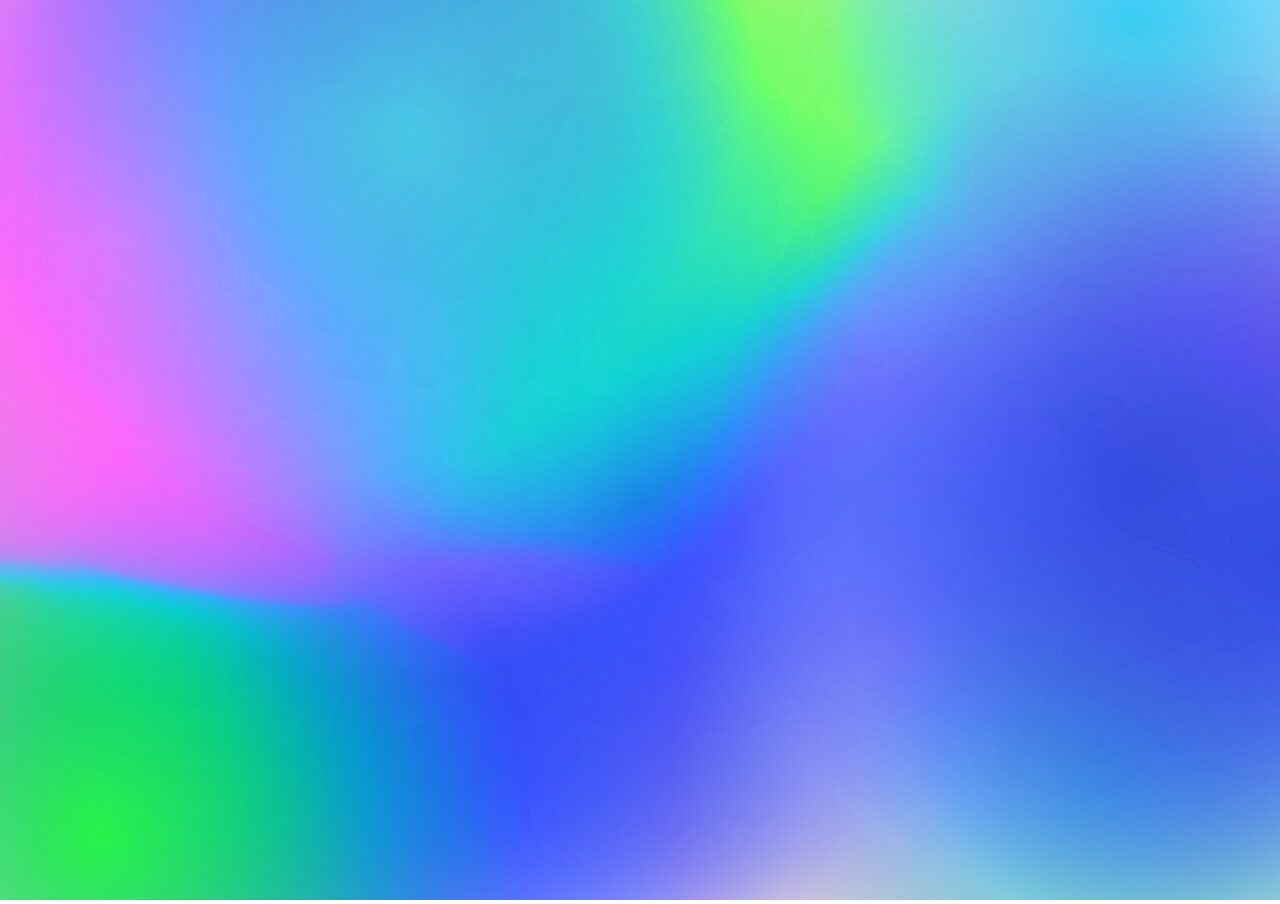
<file: gradient/index.html>
<!DOCTYPE html>
<html lang="en">
    <head>
        <meta charset="UTF-8" />
        <meta http-equiv="X-UA-Compatible" content="IE=edge" />
        <meta name="viewport" content="width=device-width, initial-scale=1.0" />
        <link rel="stylesheet" href="style.css" />
        <title>Document</title>
    </head>
    <body>
        <script src="Ball.js"></script>
        <script src="BallGroup.js"></script>
        <script src="App.js"></script>
    </body>
</html>
</file>
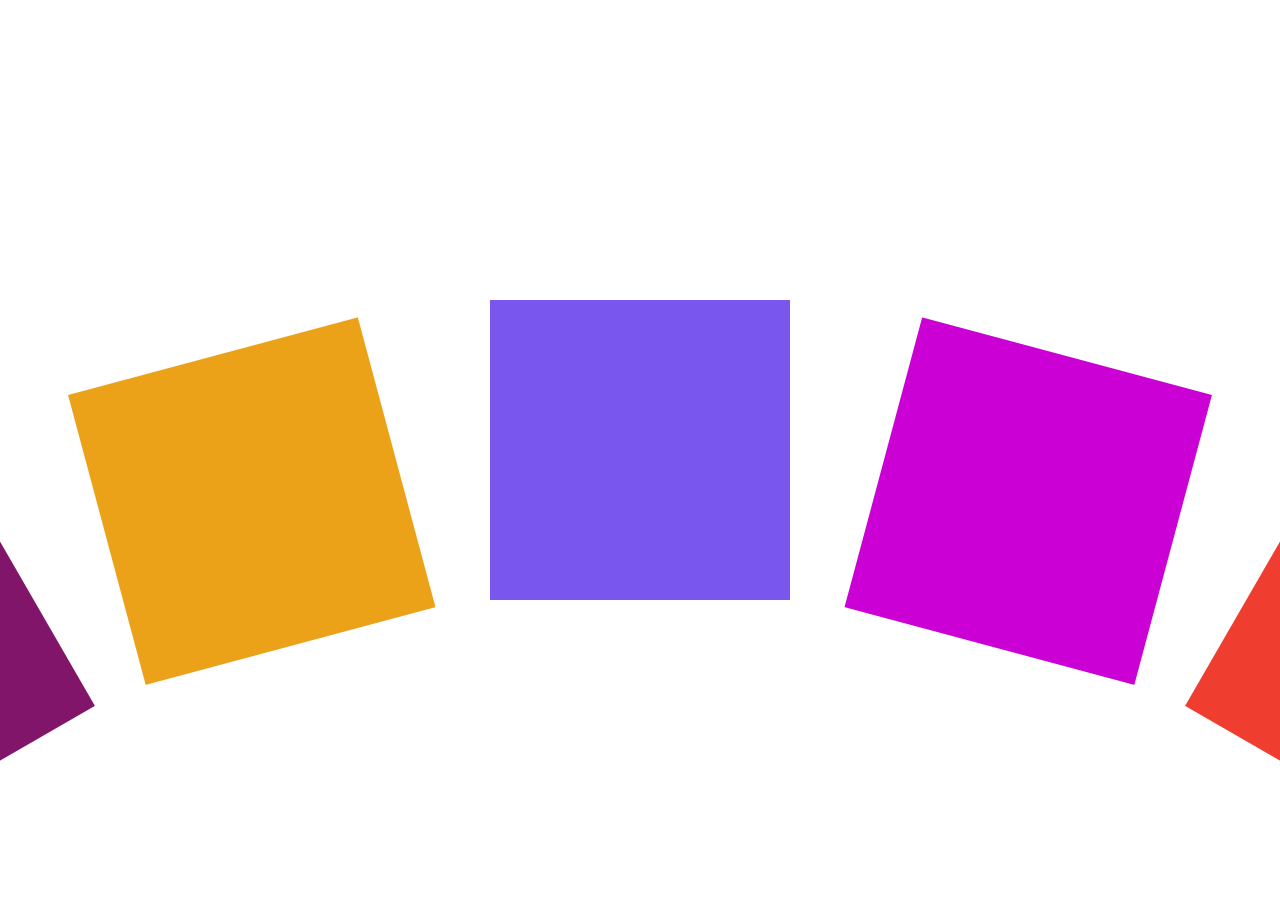
<file: rotate/index.html>
<!DOCTYPE html>
<html lang="en">
    <head>
        <meta charset="UTF-8" />
        <meta http-equiv="X-UA-Compatible" content="IE=edge" />
        <meta name="viewport" content="width=device-width, initial-scale=1.0" />
        <link rel="stylesheet" href="style.css" />
        <title>Document</title>
    </head>
    <body>
        <script src="./polygon.js"></script>
        <script src="./App.js"></script>
    </body>
</html>
</file>
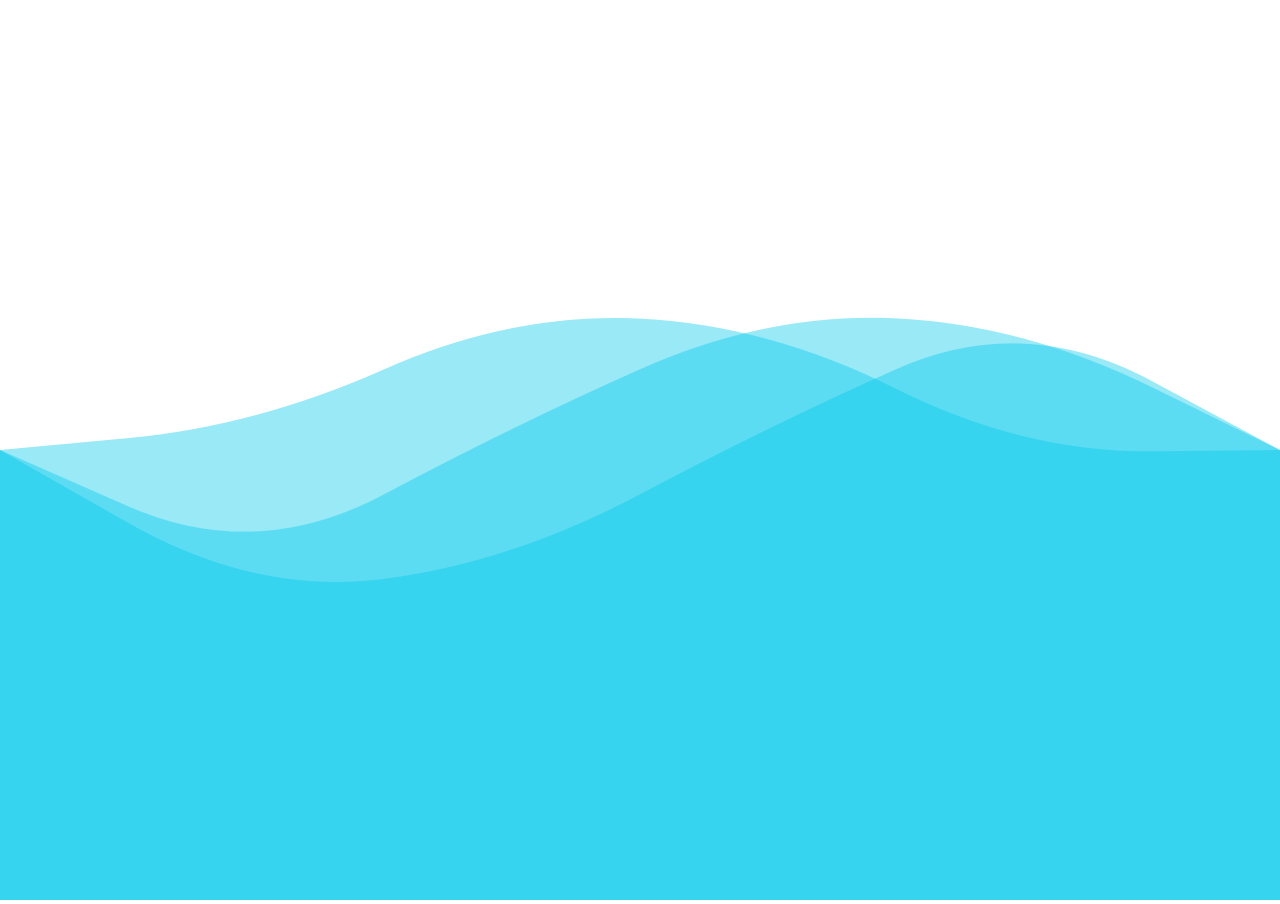
<file: wave/index.html>
<!DOCTYPE html>
<html lang="en">
    <head>
        <meta charset="UTF-8" />
        <meta http-equiv="X-UA-Compatible" content="IE=edge" />
        <meta name="viewport" content="width=device-width, initial-scale=1.0" />
        <link rel="stylesheet" href="style.css" />
        <!-- <script src="https://cdn.jsdelivr.net/npm/p5@1.4.1/lib/p5.js"></script> -->
        <!-- <script src="./sketch.js"></script> -->
        <title>Document</title>
    </head>
    <body>
        <script src="./Point.js"></script>
        <script src="./Wave.js"></script>
        <script src="./WaveGroup.js"></script>
        <script src="./App.js"></script>
    </body>
</html>
</file>
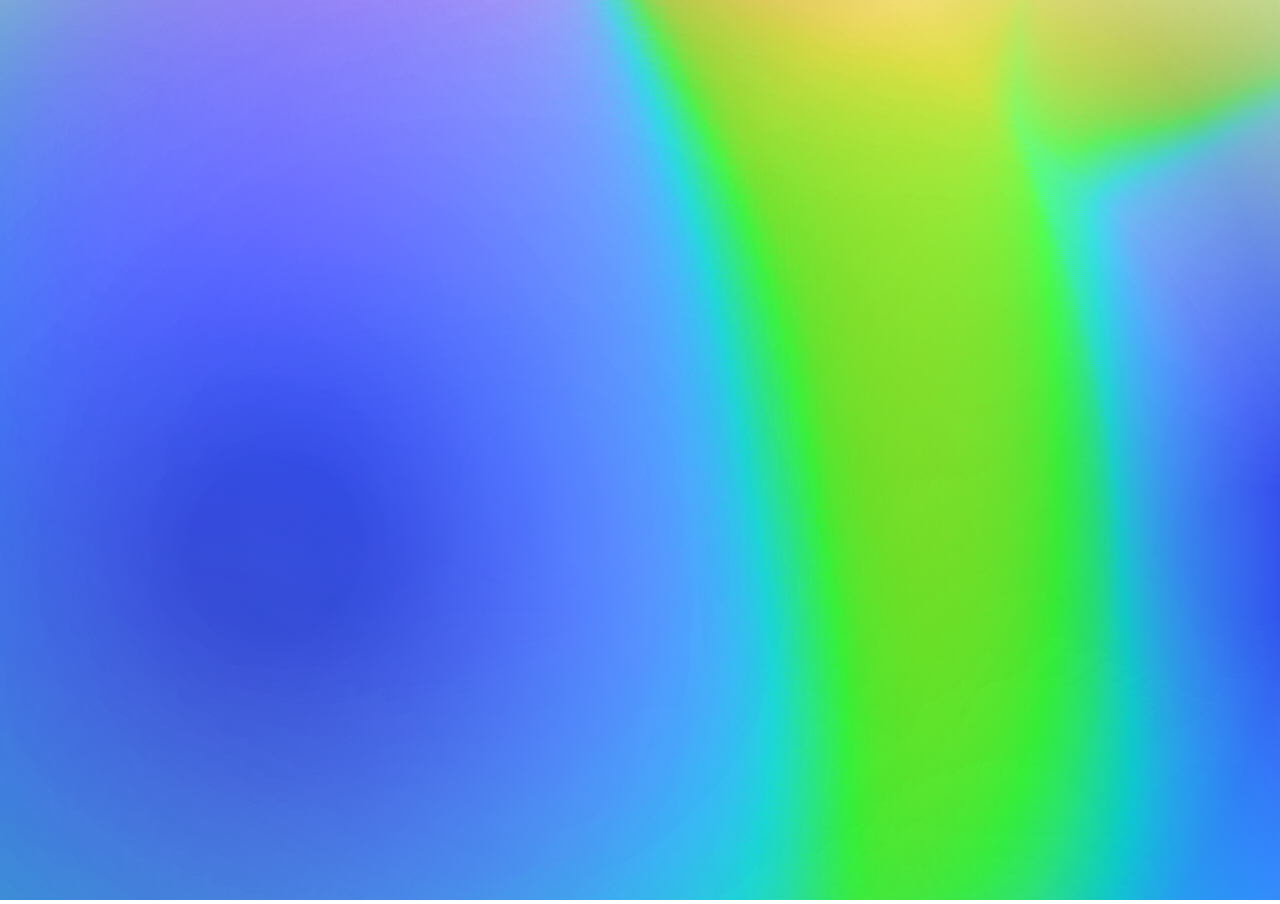
<file: gradient/review/index.html>
<!DOCTYPE html>
<html lang="en">
    <head>
        <meta charset="UTF-8" />
        <meta http-equiv="X-UA-Compatible" content="IE=edge" />
        <meta name="viewport" content="width=device-width, initial-scale=1.0" />
        <link rel="stylesheet" href="style.css" />
        <title>Document</title>
    </head>
    <body>
        <script src="glowparticle.js"></script>
        <script src="App.js"></script>
    </body>
</html>
</file>
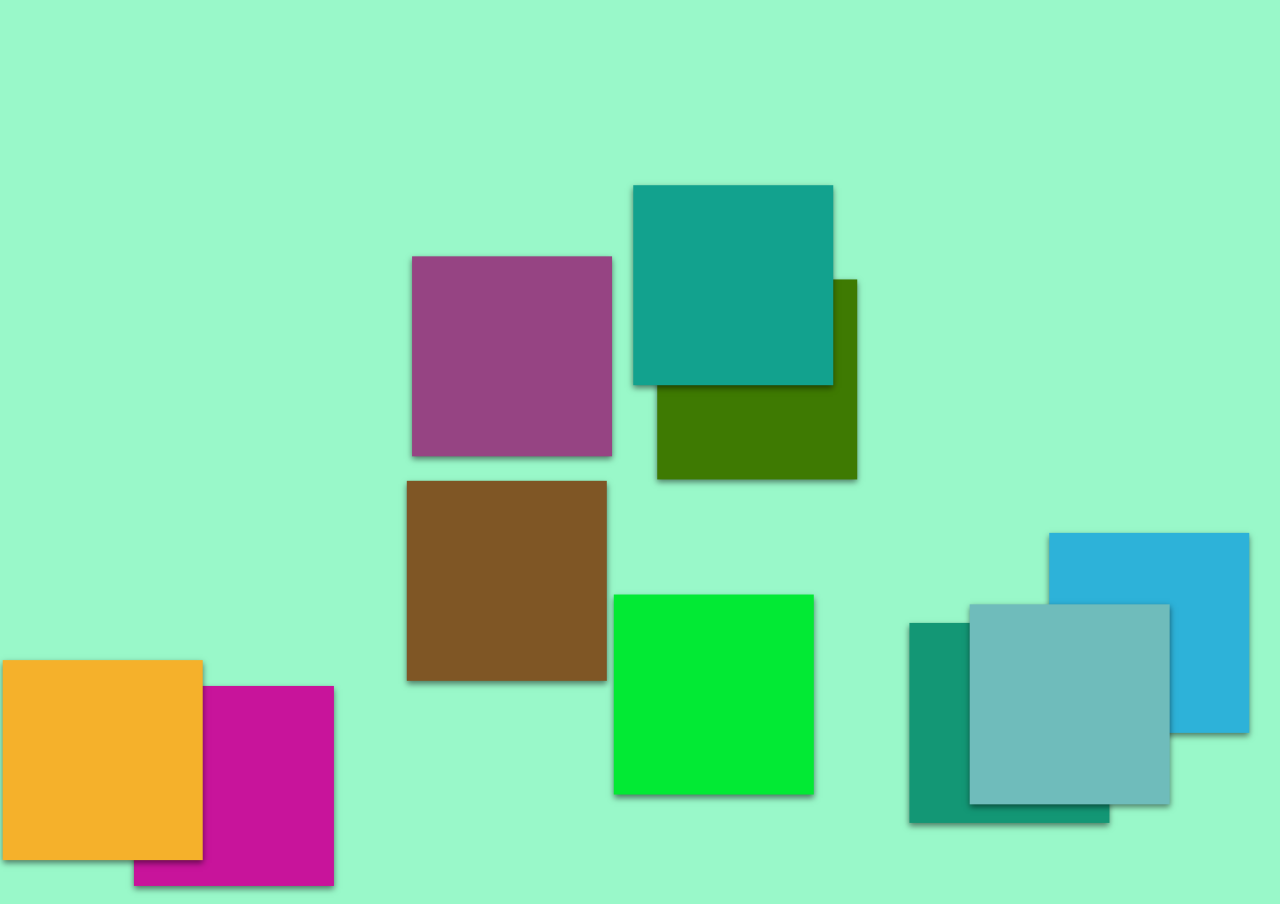
<file: move/new/index.html>
<!DOCTYPE html>
<html lang="en">
    <head>
        <meta charset="UTF-8" />
        <meta http-equiv="X-UA-Compatible" content="IE=edge" />
        <meta name="viewport" content="width=device-width, initial-scale=1.0" />
        <link rel="stylesheet" href="style.css" />
        <title>Document</title>
    </head>
    <body>
        <script src="point.js"></script>
        <script src="item.js"></script>
        <script src="App.js"></script>
    </body>
</html>
</file>
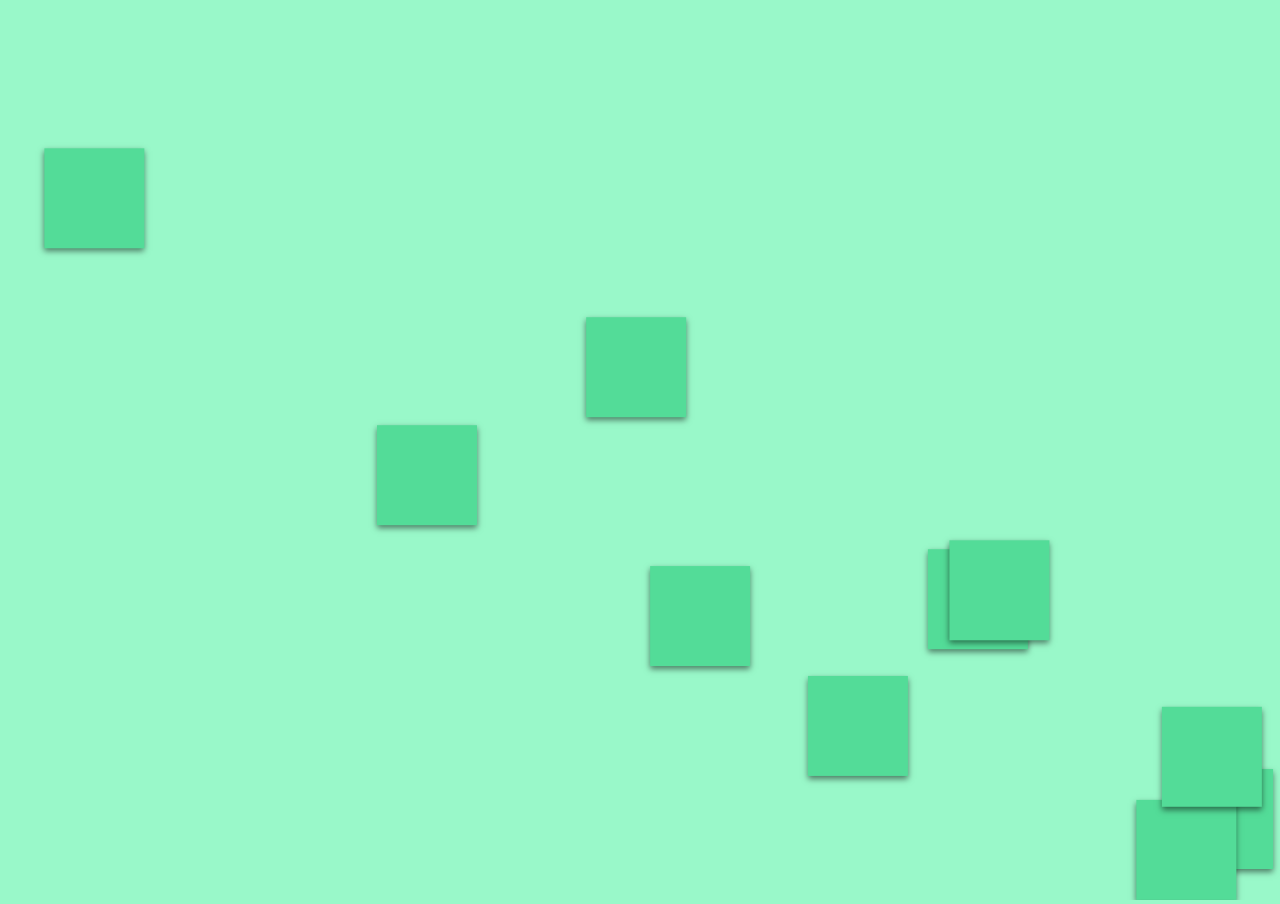
<file: move/review/index.html>
<!DOCTYPE html>
<html>
    <head>
        <meta charset="utf-8" />
        <meta http-equiv="X-UA-Compatible" content="IE=edge,chrome=1" />
        <meta
            name="viewport"
            content="width=device-width, initial-scale=1, maximum-scale=1,user-scalable=0"
        />
        <title>Swing</title>
        <link rel="stylesheet" href="style.css" />
    </head>

    <body>
        <script src="point.js"></script>
        <script src="dialog.js"></script>
        <script src="App.js"></script>
    </body>
</html>
</file>
<file: gradient/style.css>
* {
    margin: 0;
}

html {
    width: 100%;
    height: 100%;
}

body {
    width: 100%;
    height: 100%;
    overflow: hidden;
    background-color: #fff;
}

canvas {
    width: 100%;
    height: 100%;
}
</file>
<file: rotate/style.css>
* {
    margin: 0;
}

html {
    width: 100%;
    height: 100%;
}

body {
    width: 100%;
    height: 100%;
    background-color: #fff;
}

canvas {
    width: 100%;
    /* height: 100%; */
}
</file>
<file: wave/style.css>
* {
    user-select: none;
    -ms-user-select: none;
    outline: 0;
    margin: 0;
    padding: 0;
    -webkit-tap-highlight-color: rgba(0, 0, 0, 0);
}

html {
    width: 100%;
    height: 100%;
}

body {
    width: 100%;
    height: 100%;
    overflow: hidden;
    background-color: #fff;
}

canvas {
    width: 100%;
    height: 100%;
}
</file>
<file: gradient/review/style.css>
* {
    margin: 0;
    padding: 0;
}

html {
    width: 100%;
    height: 100%;
}

body {
    width: 100%;
    height: 100%;
}

canvas {
    width: 100%;
    height: 100%;
    background-color: #fff;
}
</file>
<file: move/new/style.css>
* {
    outline: 0;
    margin: 0;
    padding: 0;
}

html {
    width: 100%;
    height: 100%;
}

body {
    width: 100%;
    height: 100%;
    background-color: #99f8c9;
}
canvas {
    width: 100%;
    height: 100%;
}
</file>
<file: move/review/style.css>
* {
    outline: 0;
    margin: 0;
    padding: 0;
}

html {
    width: 100%;
    height: 100%;
}

body {
    width: 100%;
    height: 100%;
    background-color: #99f8c9;
    position: relative;
}
canvas {
    width: 100%;
    height: 100%;
}
</file>
